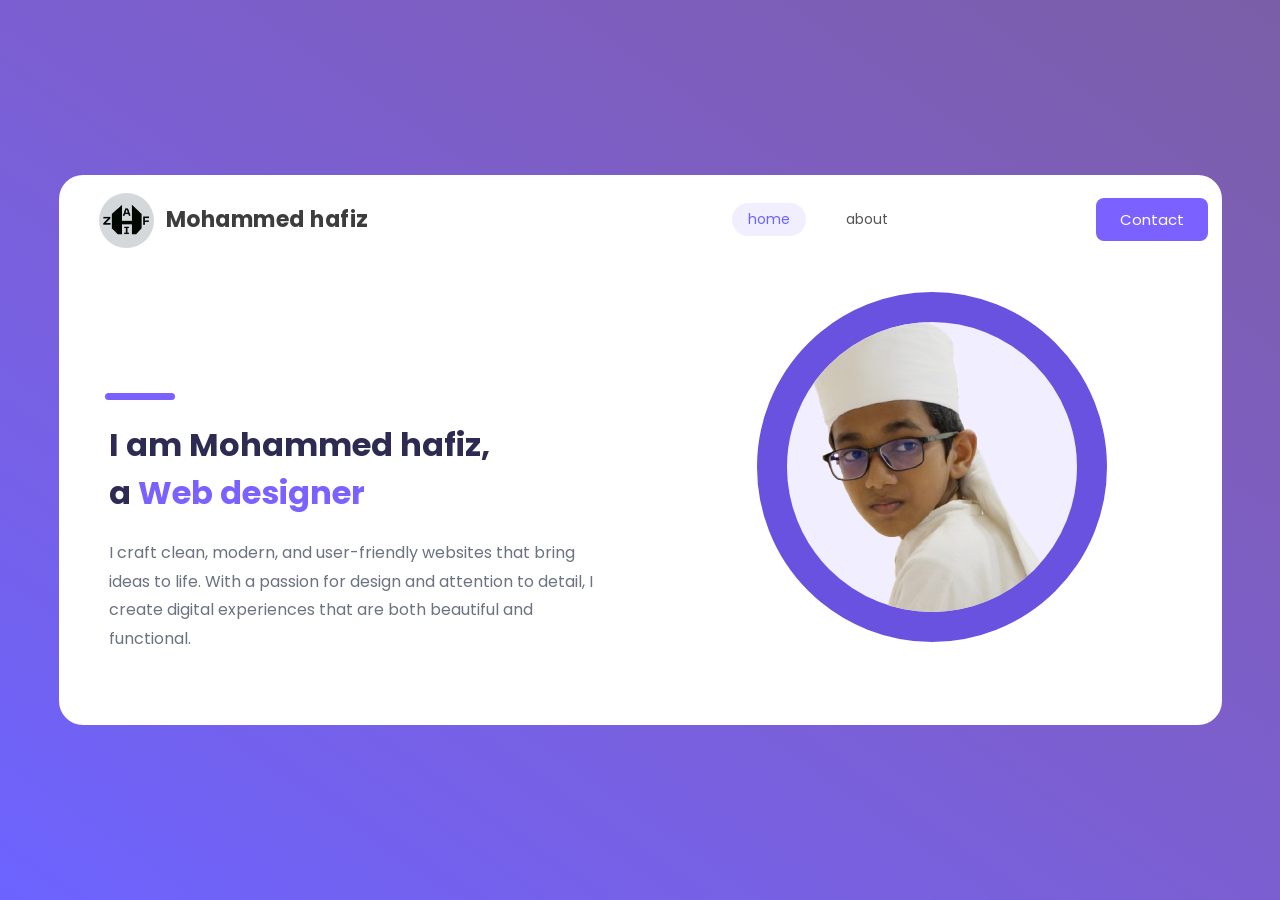
<file: index.html>
<!DOCTYPE html>
<html lang="en">
<head>
    <meta charset="UTF-8">
    <meta name="viewport" content="width=device-width, initial-scale=1.0">
    <title>Mohammed hafiz's Portfolio</title>
    <link rel="icon" type="image/png" href="hafizrounded.png">
    <link rel="stylesheet" href="style.css" type="text/css">
    <link href="https://fonts.googleapis.com/css2?family=Poppins:wght@400;600&display=swap" rel="stylesheet">
     <link rel="stylesheet" href="https://fonts.googleapis.com/css2?family=Syne:wght@400;600;700;800&family=DM+Sans:wght@300;400;500&display=swap">
    <script src="https://code.jquery.com/jquery-3.7.1.min.js"></script>
</head>
<body>
    <div class="container"> 
        <div class="card">
            <div class="navbar">
                <img class="img" src="hafizorginallogo.jpg" alt="logo">
                <h4 class="name">Mohammed hafiz</h4>
                <nav class="nav">
                    <a href="index.html" class="active">home</a>
                    <a href="about.html" class="about">about</a>
                    <a href="" class="conbtn">Contact</a>
                </nav>
            </div>
            <div class="dashboard">
                <div class="text-side">
                    <div class="line"></div>
                    <h1 class="heading">I am Mohammed hafiz,<br>a 
                    <strong class="webds">Web designer</strong></h1>
                    <p class="para">I craft clean, modern, and user-friendly websites that bring ideas to life. 
                    With a passion for design and attention to detail, I create digital experiences 
                    that are both beautiful and functional.</p>
                </div>
                <div class="image-side">
                    <div class="roundedprofile">
                        <img src="hafiz-removebg-preview.png" alt="profile">
                    </div>
                </div>
            </div>

<h1 class="certificate-head">Certificate's</h1>
<div class="certificate-grid">
    <a href="100k coder.pdf" target="_blank" class="certificate-box">
        <img src="100kcoder.png" alt="Certificate 1" class="certificate-img">
    </a>
    <a href="web designer.pdf" target="_blank" class="certificate-box">
        <img src="webdesigner.png" alt="Certificate 2" class="certificate-img">
    </a>
</div>

        </div>
    </div>

    <script src="script1.js"></script>
</body>
</html>
</file>
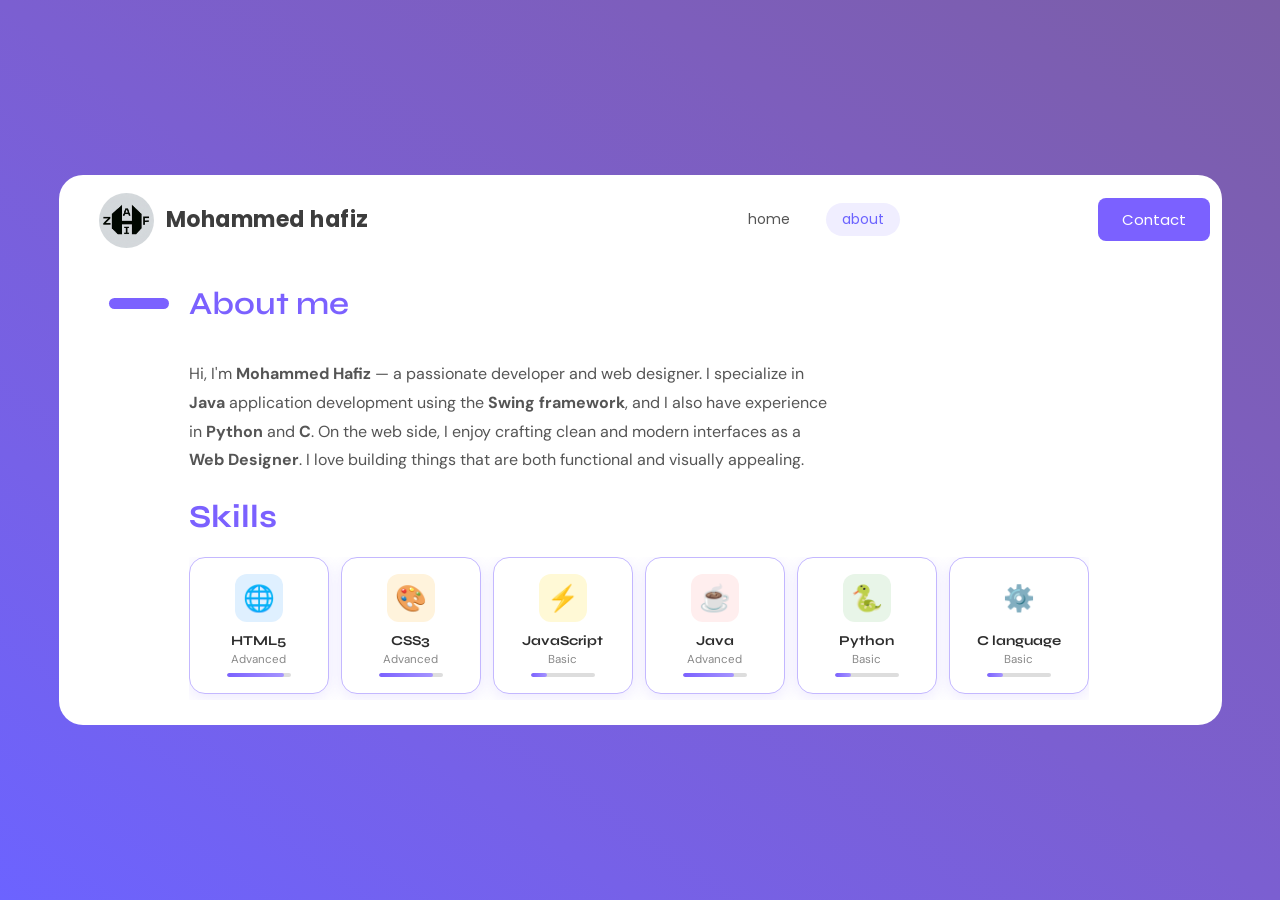
<file: about.html>
<!DOCTYPE html>
<html lang="en">
<head>
    <meta charset="UTF-8">
    <meta name="viewport" content="width=device-width, initial-scale=1.0">
    <title>about hafiz</title>
    <link rel="stylesheet" href="about.css" type="text/css">
    <link rel="icon" type="image/png" href="hafizrounded.png">
    <link href="https://fonts.googleapis.com/css2?family=Poppins:wght@400;600&display=swap" rel="stylesheet">
    <link rel="stylesheet" href="https://fonts.googleapis.com/css2?family=Syne:wght@400;600;700;800&family=DM+Sans:wght@300;400;500&display=swap">
</head>
<body>
<script src="jquery.min.js"></script>
<script src="script.js"></script>
    <div class="container"> 
        <div class="card">
            <div class="navbar">
                <img class="img" src="hafizorginallogo.jpg" alt="logo">
                <h4 class="name">Mohammed hafiz</h4>
                <nav class="nav">
                    <a href="index.html" class="active">home</a>
                    <a href="about.html" class="about1">about</a>
                    <a href="" class="conbtn">Contact</a>
                </nav>
            </div>

            <div class="dashboard">
                <div class="line"></div>
                <div class="about-content">
                    <h1 class="about-title">About me</h1>
                    <p class="about-para">
                        Hi, I'm <strong>Mohammed Hafiz</strong> — a passionate developer and web designer. 
                        I specialize in <strong>Java</strong> application development using the 
                        <strong>Swing framework</strong>, and I also have experience in 
                        <strong>Python</strong> and <strong>C</strong>. On the web side, I enjoy crafting 
                        clean and modern interfaces as a <strong>Web Designer</strong>. 
                        I love building things that are both functional and visually appealing.
                    </p>

                    <h1 class="skill-head">Skills</h1>
                    <div class="skills-scroll-wrapper">
                        <div class="skills-grid">
                            <div class="skill-card active-card">
                                <div class="skill-icon ic-html">🌐</div>
                                <div class="skill-name">HTML5</div>
                                <div class="skill-level">Advanced</div>
                                <div class="level-bar"><div class="level-fill" style="width:90%"></div></div>
                            </div>
                            <div class="skill-card active-card">
                                <div class="skill-icon ic-css">🎨</div>
                                <div class="skill-name">CSS3</div>
                                <div class="skill-level">Advanced</div>
                                <div class="level-bar"><div class="level-fill" style="width:85%"></div></div>
                            </div>
                            <div class="skill-card active-card">
                                <div class="skill-icon ic-js">⚡</div>
                                <div class="skill-name">JavaScript</div>
                                <div class="skill-level">Basic</div>
                                <div class="level-bar"><div class="level-fill" style="width:25%"></div></div>
                            </div>
                            <div class="skill-card active-card">
                                <div class="skill-icon ic-java">☕</div>
                                <div class="skill-name">Java</div>
                                <div class="skill-level">Advanced</div>
                                <div class="level-bar"><div class="level-fill" style="width:80%"></div></div>
                            </div>
                            <div class="skill-card active-card">
                                <div class="skill-icon ic-python">🐍</div>
                                <div class="skill-name">Python</div>
                                <div class="skill-level">Basic</div>
                                <div class="level-bar"><div class="level-fill" style="width:25%"></div></div>
                            </div>
                            <div class="skill-card active-card">
                                <div class="skill-icon is C">⚙️</div>
                                <div class="skill-name">C language</div>
                                <div class="skill-level">Basic</div>
                                <div class="level-bar"><div class="level-fill" style="width:25%"></div></div>
                            </div>
                        </div>
                    </div>

                    <h1 class="tool-head">Tools i use</h1>
                    <div class="skills-grid">
                        <div class="skill-card active-card">
                            <div class="skill-icon ic-vscode">💻</div>
                            <div class="skill-name">VScode</div>
                            <div class="skill-level">Advanced</div>
                            <div class="level-bar"><div class="level-fill" style="width:90%"></div></div>
                        </div>
                        <div class="skill-card active-card">
                            <div class="skill-icon ic-git">🌿</div>
                            <div class="skill-name">Git</div>
                            <div class="skill-level">basic</div>
                            <div class="level-bar"><div class="level-fill" style="width:30%"></div></div>
                        </div>
                        <div class="skill-card active-card">
                            <div class="skill-icon ic-supabase">🗄️</div>
                            <div class="skill-name">SupaBase</div>
                            <div class="skill-level">Intermediate</div>
                            <div class="level-bar"><div class="level-fill" style="width:50%"></div></div>
                        </div>
                    </div>

                    <!-- PROJECT 1: Student Attendance System -->
                    <h1 class="projects">My Projects</h1>
                    <p class="project-para">As part of my programming journey, I developed a <strong>Student Attendance Management System</strong> using Java Swing — a full-featured desktop application designed to simplify how attendance is recorded and tracked. The system allows users to add students, mark daily attendance, and view attendance reports through a clean and intuitive graphical interface. Built with core Java OOP principles and Swing UI components, this project reflects my ability to design real-world, problem-solving applications beyond the web — combining logic, data handling, and user experience into one seamless desktop solution.</p>

                    <div class="download-section">
                        <span class="download-label">Download App</span>
                        <div class="download-badges-row">
                            <a href="#" class="download-badge" id="download-btn-windows">
                                <div class="badge-icon">
                                    <img src="icon.png" alt="app icon" style="width:28px;height:28px;border-radius:6px;object-fit:cover;">
                                </div>
                                <div class="badge-text">
                                    <span class="badge-sub">Get it on</span>
                                    <span class="badge-title">Student Attendance System</span>
                                </div>
                                <div class="badge-platform-tag">
                                    <span class="badge-tag-dot"></span>
                                    🪟 Windows
                                </div>
                                <span class="badge-arrow">→</span>
                            </a>
                            <a href="#" class="download-badge" id="download-btn-linux">
                                <div class="badge-icon">
                                    <img src="icon.png" alt="app icon" style="width:28px;height:28px;border-radius:6px;object-fit:cover;">
                                </div>
                                <div class="badge-text">
                                    <span class="badge-sub">Get it on</span>
                                    <span class="badge-title">Student Attendance System</span>
                                </div>
                                <div class="badge-platform-tag">
                                    <span class="badge-tag-dot" style="background:#4caf50;box-shadow:0 0 6px #4caf50;"></span>
                                    🐧 Linux
                                </div>
                                <span class="badge-arrow">→</span>
                            </a>
                        </div>
                    </div>
                    <p class="project-para">I built a <strong>NotepadApp</strong> for Android — a sleek, lightweight note-taking application designed for speed and simplicity. The app lets users <strong>create, edit, and delete notes</strong> instantly with a clean Material-style interface. Built natively for Android using <strong>Java</strong>, it leverages local storage to keep your notes safe and always available — even offline. This project showcases my ability to take my Java skills into the mobile space and deliver a polished, real-world Android experience.</p>

                    <div class="download-section">
                        <span class="download-label">Download App</span>
                        <div class="download-badges-row">
                            <a href="notepad.apk" download="NotepadApp.apk" class="download-badge" id="download-btn-android">
                                <div class="badge-icon">
                                    <img src="Notepad.png" alt="app icon" style="width:28px;height:28px;border-radius:6px;object-fit:cover;">
                                </div>
                                <div class="badge-text">
                                    <span class="badge-sub">Get it on</span>
                                    <span class="badge-title">NotepadApp</span>
                                </div>
                                <div class="badge-platform-tag" id="android-platform-tag">
                                    <span class="badge-tag-dot" id="android-dot"></span>
                                    🤖 Android
                                </div>
                                <span class="badge-arrow">→</span>
                            </a>
                        </div>
                    </div>

                </div>
            </div>
        </div>
    </div>
</body>
</html>
</file>
<file: style.css>
html, body {
    margin: 0;
    padding: 0;
    min-height: 100%;
}
.container {
    width: 100%;
    min-height: 100vh;
    background: linear-gradient(to right top, #6c63ff, #7661e8, #7b5fd1, #7d5ebc, #7b5ea7);
    display: flex;
    justify-content: center;
    align-items: center;
    padding: 20px;
    box-sizing: border-box;
}
.card {
    width: 100%;
    max-width: 1163px;
    height: 550px;
    border-radius: 24px;
    background-color: #ffffff;
    display: flex;
    flex-direction: column;
    overflow-y: auto;
    overflow-x: hidden;
}
.card::-webkit-scrollbar { width: 6px; }
.card::-webkit-scrollbar-track {
    background: transparent;
    border-radius: 0 24px 24px 0;
    margin-top: 24px;
    margin-bottom: 24px;
}
.card::-webkit-scrollbar-thumb {
    background: linear-gradient(to bottom, #7b61ff, #a594ff);
    border-radius: 10px;
    min-height: 30px;
}
.card::-webkit-scrollbar-thumb:hover {
    background: linear-gradient(to bottom, #6c52f0, #7b61ff);
}
.img {
    width: 55px;
    height: 55px;
    border-radius: 50%;
    object-fit: cover;
    margin-left: 20px;
    margin-top: 2px;
}
.navbar {
    display: flex;
    align-items: center;
    gap: 12px;
    padding: 16px 20px;
    flex-wrap: wrap;
}
.name {
    margin: 0;
    font-family: 'Poppins', sans-serif;
    font-size: 22px;
    font-weight: bold;
    letter-spacing: 0.5px;
    color: #3d3d3d;
}
nav {
    display: flex;
    gap: 20px;
    padding-left: 321px;
    align-items: center;
    margin-left: 30px;
    width: 459px;
}
nav a {
    text-decoration: none;
    color: #555555;
    font-family: 'Poppins', sans-serif;
    font-size: 14px;
}
nav a.active {
    color: #6c63ff;
    background-color: #f0eeff;
    padding: 6px 16px;
    border-radius: 20px;
}
.about {
    margin-left: 20px;
}
.conbtn {
    background-color: #7b61ff;
    color: white;
    padding: 10px 24px;
    border-radius: 8px;
    text-decoration: none;
    font-family: 'Poppins', sans-serif;
    font-size: 15px;
    cursor: pointer;
    margin-left: 188px;
}
.dashboard {
    display: flex;
    align-items: center;
    justify-content: space-between;
    padding: 50px;
}
.line {
    width: 14%;
    height: 7px;
    background-color: #7b61ff;
    margin-left: -4px;
    margin-top: 79px;
    border-radius: 50px;
}
.heading {
    font-family: 'Poppins', sans-serif;
    color: #2D2B52;
}
.webds {
    font-family: 'Poppins', sans-serif;
    color: #7b61ff;
}
.para {
    font-family: 'Poppins', sans-serif;
    color: #6b7280;
    font-size: 16px;
    line-height: 1.8;
    max-width: 500px;
    margin-top: 10px;
}
.roundedprofile {
    width: 290px;
    height: 290px;
    border-radius: 50%;
    border: 30px solid #6a52e0;
    overflow: hidden;
    display: flex;
    align-items: center;
    justify-content: center;
    background-color: #f0eeff;
    box-shadow: 0 0 0 15px #fff;
    margin-right: 65px;
    margin-top: -50px;
}
.roundedprofile img {
    width: 100%;
    height: 100%;
    object-fit: cover;
}
#popup-overlay {
    display: none;
    position: fixed;
    inset: 0;
    background: rgba(180, 170, 210, 0.25);
    backdrop-filter: blur(1px);
    z-index: 9999;
}
#popup-box {
    background: #ffffff;
    border-radius: 16px;
    padding: 36px 48px 32px;
    box-shadow: 0 12px 48px rgba(0, 0, 0, 0.18);
    text-align: center;
    width: 300px;
    font-family: 'Poppins', sans-serif;
    position: absolute;
}
#popup-box h4 {
    margin: 0 0 18px 0;
    font-size: 1.05rem;
    font-weight: 600;
    color: #1a1a1a;
    letter-spacing: 0.01em;
}
#popup-box p {
    margin: 0 0 24px 0;
    font-size: 0.88rem;
    line-height: 2;
    color: #333;
}
#popup-close {
    padding: 10px 40px;
    background: #7c5cbf;
    color: #fff;
    border: none;
    border-radius: 8px;
    cursor: pointer;
    font-family: 'Poppins', sans-serif;
    font-size: 0.92rem;
    font-weight: 500;
    letter-spacing: 0.02em;
    transition: background 0.2s ease;
}
#popup-close:hover {
    background: #6a4daa;
}

/* ── TABLET (max 1024px) ── */
@media (max-width: 1024px) {
    .card {
        height: auto;
        min-height: 550px;
        border-radius: 16px;
    }
    nav {
        padding-left: 40px;
        width: auto;
        margin-left: 10px;
    }
    .conbtn {
        margin-left: 20px;
    }
    .dashboard {
        padding: 30px;
        gap: 20px;
    }
    .roundedprofile {
        width: 220px;
        height: 220px;
        margin-right: 20px;
        margin-top: 0;
    }
    .line {
        margin-top: 40px;
    }
}

/* ── MOBILE (max 768px) ── */
@media (max-width: 768px) {
    .container {
        padding: 12px;
        align-items: flex-start;
    }
    .card {
        height: auto;
        min-height: 100%;
        border-radius: 16px;
    }
    .navbar {
        flex-wrap: wrap;
        padding: 12px 16px;
        gap: 8px;
    }
    .img {
        width: 42px;
        height: 42px;
        margin-left: 0;
    }
    .name {
        font-size: 17px;
    }
    nav {
        padding-left: 0;
        margin-left: 0;
        width: 100%;
        justify-content: flex-start;
        gap: 10px;
        order: 3;
    }
    .conbtn {
        margin-left: auto;
        padding: 8px 16px;
        font-size: 13px;
    }
    .dashboard {
        flex-direction: column-reverse;
        align-items: center;
        padding: 20px 16px;
        gap: 24px;
    }
    .line {
        display: none;
    }
    .text-side {
        width: 100%;
        text-align: center;
    }
    .heading {
        font-size: 1.4rem;
    }
    .para {
        font-size: 14px;
        max-width: 100%;
        margin: 10px auto 0;
    }
    .roundedprofile {
        width: 180px;
        height: 180px;
        border-width: 16px;
        margin-right: 0;
        margin-top: 0;
    }
    .certificate-head {
        margin-left: 0;
        text-align: center;
    }
    #popup-box {
        width: 260px;
        padding: 24px 20px;
        left: 50% !important;
        top: 50% !important;
        transform: translate(-50%, -50%);
    }
}

/* ── SMALL MOBILE (max 480px) ── */
@media (max-width: 480px) {
    .name {
        font-size: 15px;
    }
    nav a {
        font-size: 12px;
    }
    .conbtn {
        font-size: 12px;
        padding: 7px 12px;
    }
    .heading {
        font-size: 1.2rem;
    }
    .roundedprofile {
        width: 150px;
        height: 150px;
        border-width: 12px;
    }
}
.certificate-head {
    font-family: 'Syne', sans-serif;
    font-weight: 600;
    color: #7b61ff;
    margin-left: 450px;
}
/* ── Certificate Section ── */
.certificate-grid {
    display: flex;
    flex-wrap: wrap;
    gap: 24px;
    padding: 20px 50px 50px;
    justify-content: center;
}
.certificate-box {
    width: 380px;
    height: 260px;
    border: 1.5px solid #c4b8ff;
    border-radius: 16px;
    overflow: hidden;
    display: flex;
    align-items: center;
    justify-content: center;
    background-color: #f8f6ff;
    box-shadow: 0 4px 16px rgba(123, 97, 255, 0.10);
    transition: border-color 0.25s, box-shadow 0.25s, transform 0.25s;
    cursor: pointer;
}
.certificate-box:hover {
    border-color: #7b61ff;
    box-shadow: 0 8px 28px rgba(123, 97, 255, 0.2);
    transform: translateY(-4px);
}
.certificate-img {
    width: 100%;
    height: 100%;
    object-fit: cover;
    border-radius: 14px;
    transition: transform 0.3s ease;
}
.certificate-box:hover .certificate-img {
    transform: scale(1.03);
}

/* ── Tablet ── */
@media (max-width: 1024px) {
    .certificate-grid {
        padding: 20px 30px 40px;
        gap: 20px;
    }
    .certificate-box {
        width: 300px;
        height: 210px;
    }
}

/* ── Mobile ── */
@media (max-width: 768px) {
    .certificate-head {
        margin-left: 0;
        text-align: center;
        font-size: 1.5rem;
    }
    .certificate-grid {
        padding: 12px 16px 30px;
        gap: 14px;
        flex-direction: column;
        align-items: center;
    }
    .certificate-box {
        width: 60%;
        max-width: 100%;
        height: 200px;
    }
    .certificate-img {
    width: 100%;
    height: 100%;
    object-fit: contain;
    border-radius: 14px;
    transition: transform 0.3s ease;
    padding: 8px;
    box-sizing: border-box;
}
}

/* ── Small Mobile ── */
@media (max-width: 480px) {
    .certificate-head {
        font-size: 1.2rem;
    }
    .certificate-box {
        height: 170px;
        border-radius: 12px;
    }
}
</file>
<file: about.css>
html, body {
    margin: 0;
    padding: 0;
    min-height: 100%;
}
.container {
    width: 100%;
    min-height: 100vh;
    background: linear-gradient(to right top, #6c63ff, #7661e8, #7b5fd1, #7d5ebc, #7b5ea7);
    display: flex;
    justify-content: center;
    align-items: center;
    padding: 20px;
    box-sizing: border-box;
}
.card {
    width: 100%;
    max-width: 1163px;
    height: 550px;
    border-radius: 24px;
    background-color: #ffffff;
    display: flex;
    flex-direction: column;
    overflow-y: auto;
    overflow-x: hidden;
}
.card::-webkit-scrollbar { width: 6px; }
.card::-webkit-scrollbar-track {
    background: transparent;
    border-radius: 0 24px 24px 0;
    margin-top: 24px;
    margin-bottom: 24px;
}
.card::-webkit-scrollbar-thumb {
    background: linear-gradient(to bottom, #7b61ff, #a594ff);
    border-radius: 10px;
    min-height: 30px;
}
.card::-webkit-scrollbar-thumb:hover {
    background: linear-gradient(to bottom, #6c52f0, #7b61ff);
}
.img {
    width: 55px;
    height: 55px;
    border-radius: 50%;
    object-fit: cover;
    margin-left: 20px;
    margin-top: 2px;
}
.navbar {
    display: flex;
    align-items: center;
    gap: 12px;
    padding: 16px 20px;
    flex-wrap: wrap;
}
.name {
    margin: 0;
    font-family: 'Poppins', sans-serif;
    font-size: 22px;
    font-weight: bold;
    letter-spacing: 0.5px;
    color: #3d3d3d;
}
nav {
    display: flex;
    gap: 20px;
    padding-left: 321px;
    align-items: center;
    margin-left: 30px;
    width: 459px;
}
nav a {
    text-decoration: none;
    color: #555555;
    font-family: 'Poppins', sans-serif;
    font-size: 14px;
}
nav a.active { padding: 6px 16px; border-radius: 20px; }
nav a.about1 {
    color: #6c63ff;
    background-color: #f0eeff;
    padding: 6px 16px;
    border-radius: 20px;
}
.conbtn {
    background-color: #7b61ff;
    color: white;
    padding: 10px 24px;
    border-radius: 8px;
    text-decoration: none;
    font-family: 'Poppins', sans-serif;
    font-size: 15px;
    cursor: pointer;
    margin-left: 178px;
}
.dashboard {
    display: flex;
    align-items: flex-start;
    gap: 20px;
    padding: 20px 50px;
}
.line {
    width: 60px;
    height: 11px;
    background-color: #7b61ff;
    border-radius: 20px;
    margin-top: 14px;
    flex-shrink: 0;
}
.about-content { display: flex; flex-direction: column; }
.about-title {
    font-family: 'Syne', sans-serif;
    font-weight: 600;
    color: #7b61ff;
    margin: 0 0 12px 0;
    font-size: 2rem;
}
.about-para {
    font-family: 'DM Sans', sans-serif;
    font-size: 1rem;
    color: #555;
    line-height: 1.8;
    max-width: 650px;
    margin: 0;
    margin-top: 25px;
}
.skill-head, .tool-head, .projects {
    font-family: 'Syne', sans-serif;
    font-weight: 700;
    color: #7b61ff;
}
.skills-scroll-wrapper {
    width: 100%;
    overflow-x: auto;
    overflow-y: hidden;
    padding-bottom: 6px;
    flex-shrink: 0;
}
.skills-scroll-wrapper::-webkit-scrollbar { height: 4px; }
.skills-scroll-wrapper::-webkit-scrollbar-thumb {
    background: linear-gradient(to right, #7b61ff, #a594ff);
    border-radius: 20px;
}
.skills-grid {
    display: grid;
    grid-template-rows: repeat(1, 1fr);
    grid-auto-flow: column;
    grid-auto-columns: 140px;
    gap: 12px;
    width: max-content;
}
.skill-card {
    background: #f0eeff;
    border: 1.5px solid transparent;
    border-radius: 16px;
    padding: 16px 12px;
    text-align: center;
    cursor: default;
    transition: transform .25s, box-shadow .25s, border-color .25s, background .25s;
}
.skill-card:hover {
    transform: translateY(-4px);
    box-shadow: 0 10px 28px rgba(108, 71, 255, 0.18);
    border-color: #c4b8ff;
    background: #fff;
}
.skill-card.active-card {
    background: #ffffff;
    border: 1.5px solid #c4b8ff;
    box-shadow: 0 4px 16px rgba(108, 71, 255, 0.12);
}
.skill-icon {
    width: 48px;
    height: 48px;
    border-radius: 12px;
    display: flex;
    align-items: center;
    justify-content: center;
    margin: 0 auto 10px;
    font-size: 1.6rem;
}
.ic-html     { background: #dff0ff; }
.ic-css      { background: #fff3dc; }
.ic-js       { background: #fff9d6; }
.ic-java     { background: #ffeeee; }
.ic-python   { background: #e8f5e8; }
.ic-c        { background: #e8eeff; }
.ic-git      { background: #fff0e8; }
.ic-vscode   { background: #e8f8f0; }
.ic-supabase { background: #e8fff5; }
.skill-name {
    font-family: 'Syne', sans-serif;
    font-size: 0.85rem;
    font-weight: 700;
    color: #2d2d2d;
    margin-bottom: 3px;
}
.skill-level {
    font-family: 'DM Sans', sans-serif;
    font-size: 0.72rem;
    color: #888;
    margin-bottom: 6px;
}
.level-bar {
    width: 64px;
    height: 4px;
    background: #ddd;
    border-radius: 4px;
    margin: 0 auto;
    overflow: hidden;
}
.level-fill {
    height: 100%;
    background: linear-gradient(90deg, #7b61ff, #a594ff);
    border-radius: 4px;
}
#popup-overlay {
    display: none;
    position: fixed;
    inset: 0;
    background: rgba(0, 0, 0, 0.3);
    z-index: 999;
}
#popup-box {
    background: #ffffff;
    border-radius: 12px;
    padding: 16px 24px;
    text-align: center;
    box-shadow: 0 8px 24px rgba(108, 71, 255, 0.2);
    font-family: 'DM Sans', sans-serif;
    color: #3d3d3d;
    font-size: 0.85rem;
    line-height: 1.6;
    width: 250px;
    margin-top: -100px;
}
#popup-close {
    margin-top: 12px;
    background: #7b61ff;
    color: white;
    border: none;
    padding: 7px 22px;
    border-radius: 8px;
    font-family: 'Poppins', sans-serif;
    font-size: 13px;
    cursor: pointer;
    transition: background 0.2s;
}
.project-para {
    font-family: 'DM Sans', sans-serif;
    font-size: 1rem;
    color: #555;
    line-height: 1.8;
    max-width: 650px;
    margin: 0;
    margin-top: 25px;
}

/* ── Download Badge ── */
.download-section {
    margin-top: 28px;
    display: flex;
    align-items: flex-start;
    gap: 18px;
    flex-wrap: wrap;
    padding-bottom: 30px;
}
.download-label {
    font-family: 'DM Sans', 'Poppins', sans-serif;
    font-size: 0.78rem;
    color: #888;
    letter-spacing: 0.08em;
    text-transform: uppercase;
    font-weight: 500;
    margin-top: 14px;
}
.download-badges-row {
    display: flex;
    flex-direction: column;
    gap: 12px;
    width: 100%;
}
.download-badge {
    display: inline-flex;
    align-items: center;
    gap: 14px;
    background: #1a1a2e;
    border: 1.5px solid rgba(124, 92, 191, 0.35);
    border-radius: 14px;
    padding: 10px 18px 10px 14px;
    text-decoration: none;
    cursor: pointer;
    transition: all 0.25s ease;
    box-shadow: 0 4px 20px rgba(124, 92, 191, 0.15);
    position: relative;
    overflow: hidden;
    box-sizing: border-box;
}
.download-badge::before {
    content: '';
    position: absolute;
    inset: 0;
    background: linear-gradient(135deg, rgba(124,92,191,0.12), transparent);
    opacity: 0;
    transition: opacity 0.25s ease;
}
.download-badge:hover {
    transform: translateY(-2px);
    border-color: rgba(124, 92, 191, 0.7);
    box-shadow: 0 8px 28px rgba(124, 92, 191, 0.28);
}
.download-badge:hover::before { opacity: 1; }
.badge-icon {
    width: 38px;
    height: 38px;
    background: linear-gradient(135deg, #7c5cbf, #5a3fa0);
    border-radius: 10px;
    display: flex;
    align-items: center;
    justify-content: center;
    font-size: 1.2rem;
    flex-shrink: 0;
    box-shadow: 0 2px 8px rgba(124,92,191,0.4);
}
.badge-text {
    display: flex;
    flex-direction: column;
    gap: 1px;
    flex: 1;
}
.badge-sub {
    font-family: 'DM Sans', 'Poppins', sans-serif;
    font-size: 0.65rem;
    color: #aaa;
    letter-spacing: 0.06em;
    text-transform: uppercase;
    font-weight: 400;
}
.badge-title {
    font-family: 'Syne', 'Poppins', sans-serif;
    font-size: 0.95rem;
    color: #ffffff;
    font-weight: 700;
    letter-spacing: 0.01em;
    white-space: nowrap;
}
.badge-platform-tag {
    display: inline-flex;
    align-items: center;
    gap: 6px;
    background: rgba(124, 92, 191, 0.15);
    border: 1px solid rgba(124, 92, 191, 0.3);
    border-radius: 20px;
    padding: 4px 12px;
    font-family: 'DM Sans', 'Poppins', sans-serif;
    font-size: 0.7rem;
    color: #c9b8f0;
    font-weight: 500;
    white-space: nowrap;
}
.badge-tag-dot {
    width: 6px;
    height: 6px;
    border-radius: 50%;
    background: #7c5cbf;
    box-shadow: 0 0 6px #7c5cbf;
    flex-shrink: 0;
}
.badge-arrow {
    margin-left: 4px;
    color: #7c5cbf;
    font-size: 1rem;
    transition: transform 0.2s ease;
}
.download-badge:hover .badge-arrow { transform: translateX(3px); }

/* ── TABLET (max 1024px) ── */
@media (max-width: 1024px) {
    .card { height: auto; min-height: 550px; border-radius: 16px; }
    nav { padding-left: 40px; width: auto; margin-left: 10px; }
    .conbtn { margin-left: 20px; }
    .dashboard { padding: 20px 30px; }
    .about-para, .project-para { max-width: 100%; }
}

/* ── MOBILE (max 768px) ── */
@media (max-width: 768px) {
    .container { padding: 12px; align-items: flex-start; }
    .card { height: auto; border-radius: 16px; }
    .navbar { flex-wrap: wrap; padding: 12px 16px; gap: 8px; }
    .img { width: 42px; height: 42px; margin-left: 0; }
    .name { font-size: 17px; }
    nav {
        padding-left: 0;
        margin-left: 0;
        width: 100%;
        justify-content: flex-start;
        gap: 10px;
        order: 3;
    }
    .conbtn { margin-left: auto; padding: 8px 16px; font-size: 13px; }
    .dashboard { flex-direction: column; padding: 16px; gap: 0; }
    .line { width: 50px; height: 8px; margin-top: 0; margin-bottom: 12px; }
    .about-title { font-size: 1.5rem; }
    .about-para, .project-para { font-size: 0.92rem; max-width: 100%; }
    .skill-head, .tool-head, .projects { font-size: 1.3rem; }

    /* ── Skills grid: wrap into rows on mobile ── */
    .skills-scroll-wrapper {
        overflow-x: hidden;
    }
    .skills-grid {
        display: grid;
        grid-template-columns: repeat(3, 1fr);
        grid-auto-flow: row;
        grid-auto-columns: unset;
        width: 100%;
    }

    .download-section { flex-direction: column; align-items: flex-start; gap: 10px; }
    .download-label { margin-top: 0; }
    .download-badge { width: 100%; box-sizing: border-box; }
    .badge-title { font-size: 0.82rem; white-space: normal; }
    .badge-platform-tag { display: none; }
    #popup-box {
        width: 100vw;
        padding: 20px 16px;
        left: 50% !important;
        top: 50% !important;
        transform: translate(-50%, -50%);
        margin-top: 0;
    }
}

/* ── SMALL MOBILE (max 480px) ── */
@media (max-width: 480px) {
    .name { font-size: 15px; }
    nav a { font-size: 12px; }
    .conbtn { font-size: 12px; padding: 7px 12px; }
    .about-title { font-size: 1.2rem; }
    .badge-title { font-size: 0.78rem; }

    /* 2 columns on very small screens */
    .skills-grid {
        grid-template-columns: repeat(2, 1fr);
    }
}

/* ── Android badge — matches Windows/Linux width ── */
#download-btn-android {
    background: #1a1033;
    border: 1px solid rgba(61, 220, 132, 0.2);
    transition: all 0.3s ease;
}

#download-btn-android:hover {
    border-color: rgba(61, 220, 132, 0.5);
    box-shadow: 0 0 18px rgba(61, 220, 132, 0.2);
    transform: translateY(-2px);
}

#android-platform-tag {
    background: rgba(61, 220, 132, 0.12);
    border: 1px solid rgba(61, 220, 132, 0.3);
}

#android-dot {
    background: #3ddc84;
    box-shadow: 0 0 6px #3ddc84;
}
</file>
